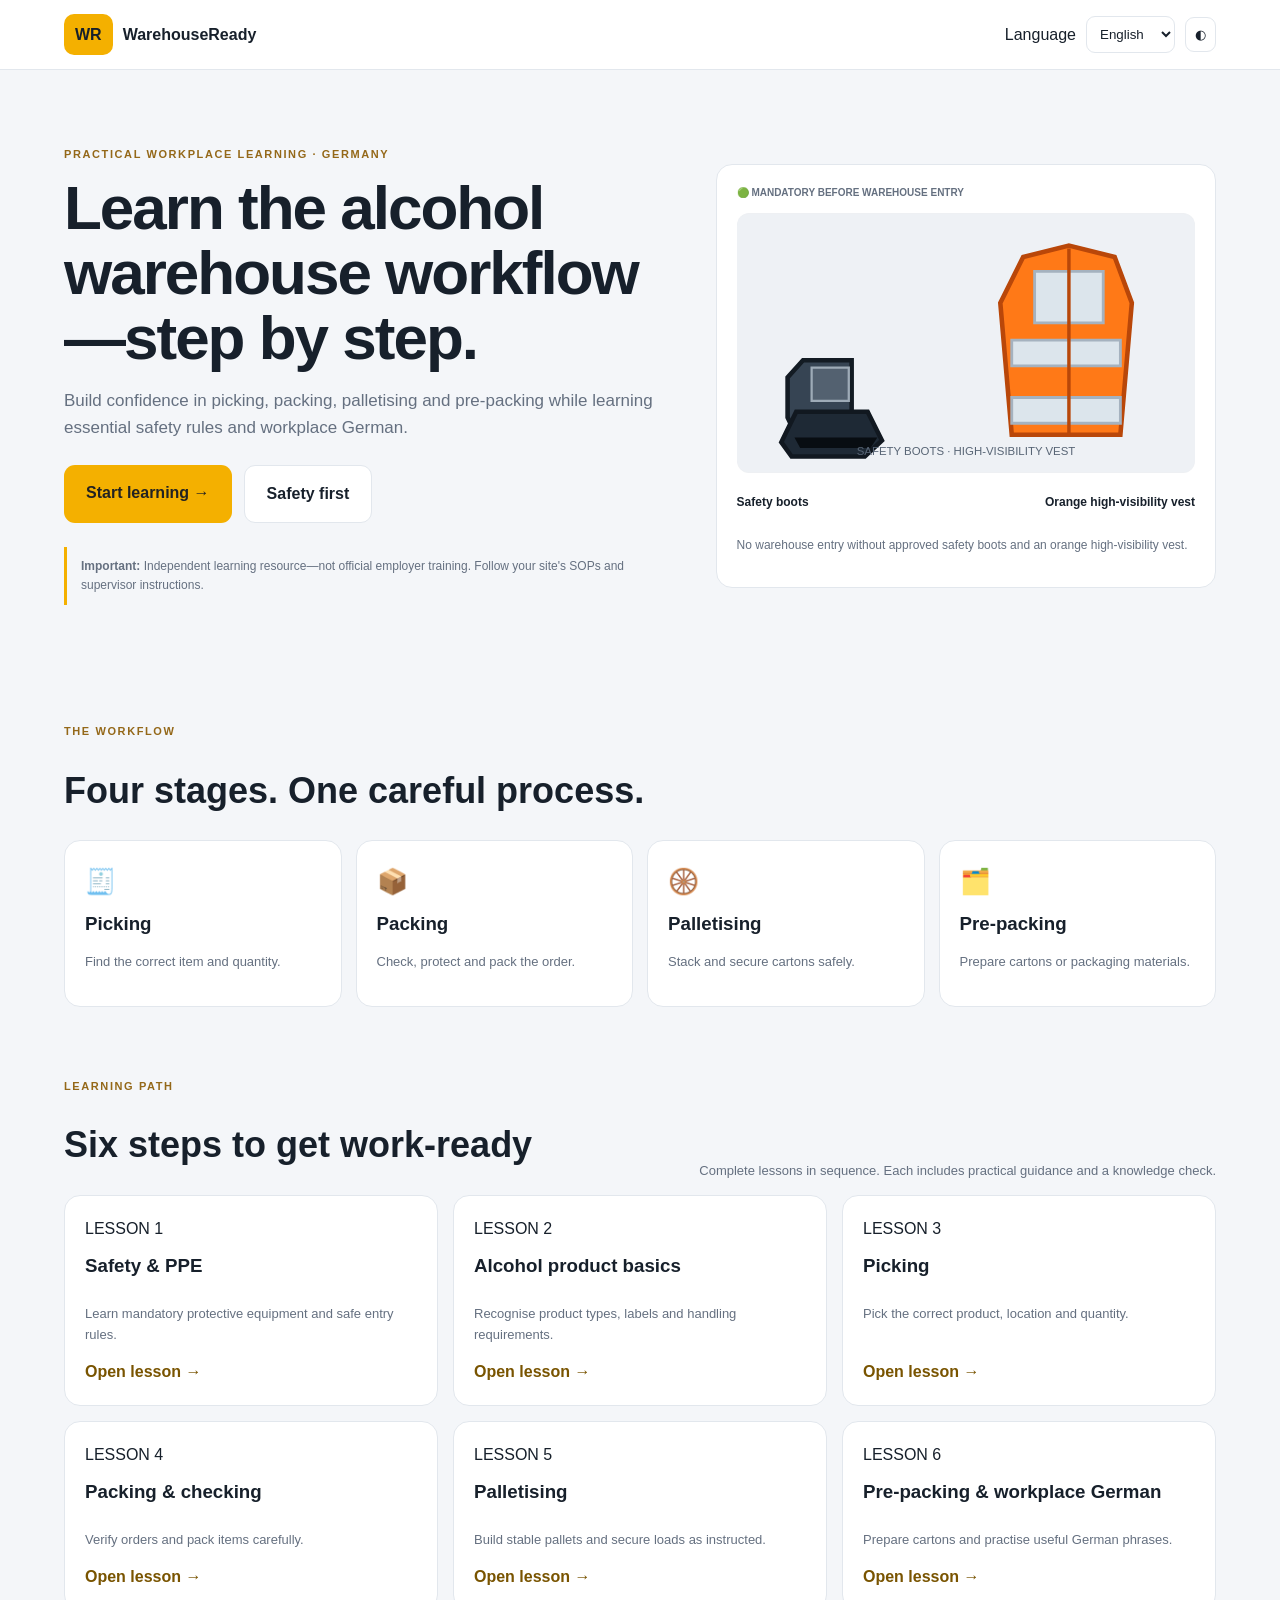
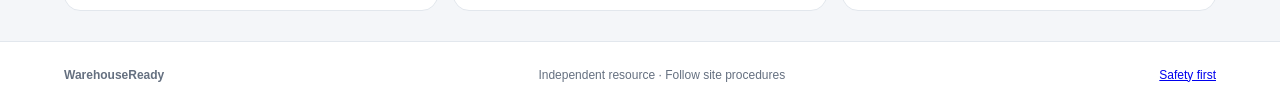
<file: index.html>
<!doctype html><html lang="en"><head><meta charset="utf-8"><meta name="viewport" content="width=device-width,initial-scale=1"><title>WarehouseReady | Alcohol Warehouse</title><link rel="stylesheet" href="styles.css"><script src="translations.js" defer></script><script src="script.js" defer></script></head><body><header class="topbar"><a class="brand" href="index.html"><span class="brand-mark">WR</span>WarehouseReady</a><nav class="top-actions"><label data-i18n="languageLabel">Language</label><select id="language"><option value="en">English</option><option value="de">Deutsch</option></select><button id="themeToggle" class="icon-button">◐</button></nav></header><main><section class="hero"><div><p class="eyebrow">PRACTICAL WORKPLACE LEARNING · GERMANY</p><h1 data-i18n="heroTitle">Learn the alcohol warehouse workflow—step by step.</h1><p class="lead" data-i18n="heroText">Build confidence in picking, packing, palletising and pre-packing while learning essential safety rules and workplace German.</p><div class="hero-buttons"><a class="button primary" href="#learning-path" data-i18n="start">Start learning →</a><a class="button secondary" href="safety-first.html" data-i18n="safety">Safety first</a></div><p class="notice"><b data-i18n="important">Important:</b> <span data-i18n="notice">Independent learning resource—not official employer training. Follow your site's SOPs and supervisor instructions.</span></p></div><aside class="ppe-card"><div class="card-kicker">🟢 <span data-i18n="ppe">MANDATORY BEFORE WAREHOUSE ENTRY</span></div><img src="safety-ppe.svg" alt="Safety boots and orange high-visibility vest"><div class="ppe-labels"><span data-i18n="boots">Safety boots</span><span data-i18n="vest">Orange high-visibility vest</span></div><p data-i18n="ppeNotice">No warehouse entry without approved safety boots and an orange high-visibility vest.</p></aside></section><section class="workflow"><p class="eyebrow" data-i18n="workflow">THE WORKFLOW</p><h2 data-i18n="workflowTitle">Four stages. One careful process.</h2><div class="workflow-grid"><article><span class="step-icon">🧾</span><h3 data-i18n="pick">Picking</h3><p data-i18n="pickText">Find the correct item and quantity.</p></article><article><span class="step-icon">📦</span><h3 data-i18n="pack">Packing</h3><p data-i18n="packText">Check, protect and pack the order.</p></article><article><span class="step-icon">🛞</span><h3 data-i18n="pallet">Palletising</h3><p data-i18n="palletText">Stack and secure cartons safely.</p></article><article><span class="step-icon">🗂️</span><h3 data-i18n="prepack">Pre-packing</h3><p data-i18n="prepackText">Prepare cartons or packaging materials.</p></article></div></section><section id="learning-path" class="learning"><div class="section-heading"><div><p class="eyebrow" data-i18n="learning">LEARNING PATH</p><h2 data-i18n="learningTitle">Six steps to get work-ready</h2></div><p data-i18n="learningSub">Complete lessons in sequence. Each includes practical guidance and a knowledge check.</p></div><div class="lesson-grid" id="lessonGrid"></div></section></main><footer><b>WarehouseReady</b><span data-i18n="footer">Independent resource · Follow site procedures</span><a href="safety-first.html">Safety first</a></footer></body></html>
</file>
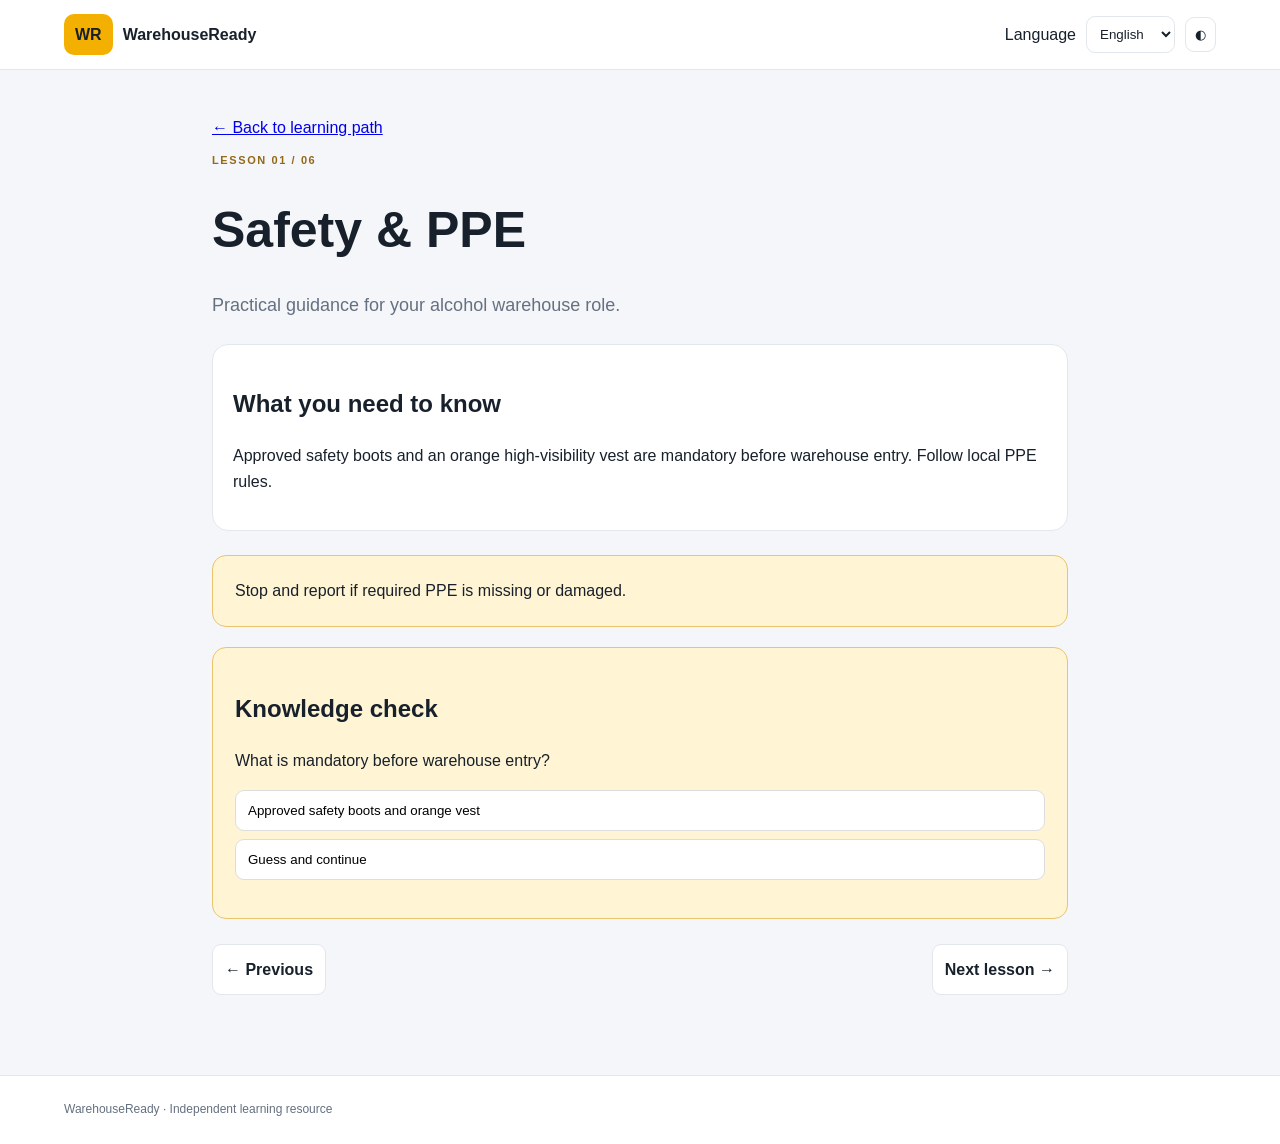
<file: lesson-01.html>
<!doctype html><html lang="en"><head><meta charset="utf-8"><meta name="viewport" content="width=device-width,initial-scale=1"><title>Lesson 01 | WarehouseReady</title><link rel="stylesheet" href="styles.css"><script src="lesson.js" defer></script></head><body><header class="topbar"><a class="brand" href="index.html"><span class="brand-mark">WR</span>WarehouseReady</a><nav class="top-actions"><label>Language</label><select id="language"><option value="en">English</option><option value="de">Deutsch</option></select><button id="themeToggle" class="icon-button">◐</button></nav></header><main class="lesson-page"><a href="index.html" data-en="← Back to learning path" data-de="← Zurück zum Lernpfad">← Back to learning path</a><p class="eyebrow">LESSON 01 / 06</p><h1 data-en="Safety & PPE" data-de="Sicherheit & PSA">Safety & PPE</h1><p class="lesson-intro" data-en="Practical guidance for your alcohol warehouse role." data-de="Praktische Hinweise für deine Tätigkeit im Alkohollager.">Practical guidance for your alcohol warehouse role.</p><section class="content-card"><h2 data-en="What you need to know" data-de="Das solltest du wissen">What you need to know</h2><p data-en="Approved safety boots and an orange high-visibility vest are mandatory before warehouse entry. Follow local PPE rules." data-de="Zugelassene Sicherheitsschuhe und eine orange Warnweste sind vor dem Betreten des Lagers verpflichtend. Beachte die örtlichen PSA-Regeln.">Approved safety boots and an orange high-visibility vest are mandatory before warehouse entry. Follow local PPE rules.</p></section><div class="safety-banner" data-en="Stop and report if required PPE is missing or damaged." data-de="Halte an und melde, wenn vorgeschriebene PSA fehlt oder beschädigt ist.">Stop and report if required PPE is missing or damaged.</div><section class="quiz"><h2 data-en="Knowledge check" data-de="Wissenstest">Knowledge check</h2><p data-en="What is mandatory before warehouse entry?" data-de="Was ist vor dem Betreten des Lagers verpflichtend?">What is mandatory before warehouse entry?</p><button class="answer" data-correct="true" data-en="Approved safety boots and orange vest" data-de="Zugelassene Sicherheitsschuhe und orange Warnweste">Approved safety boots and orange vest</button><button class="answer" data-correct="false" data-en="Guess and continue" data-de="Raten und fortfahren">Guess and continue</button><p class="feedback" aria-live="polite"></p></section><nav class="lesson-nav"><a href="index.html" data-en="← Previous" data-de="← Zurück">← Previous</a><a href="lesson-02.html" data-en="Next lesson →" data-de="Nächste Lektion →">Next lesson →</a></nav></main><footer>WarehouseReady · Independent learning resource</footer></body></html>
</file>
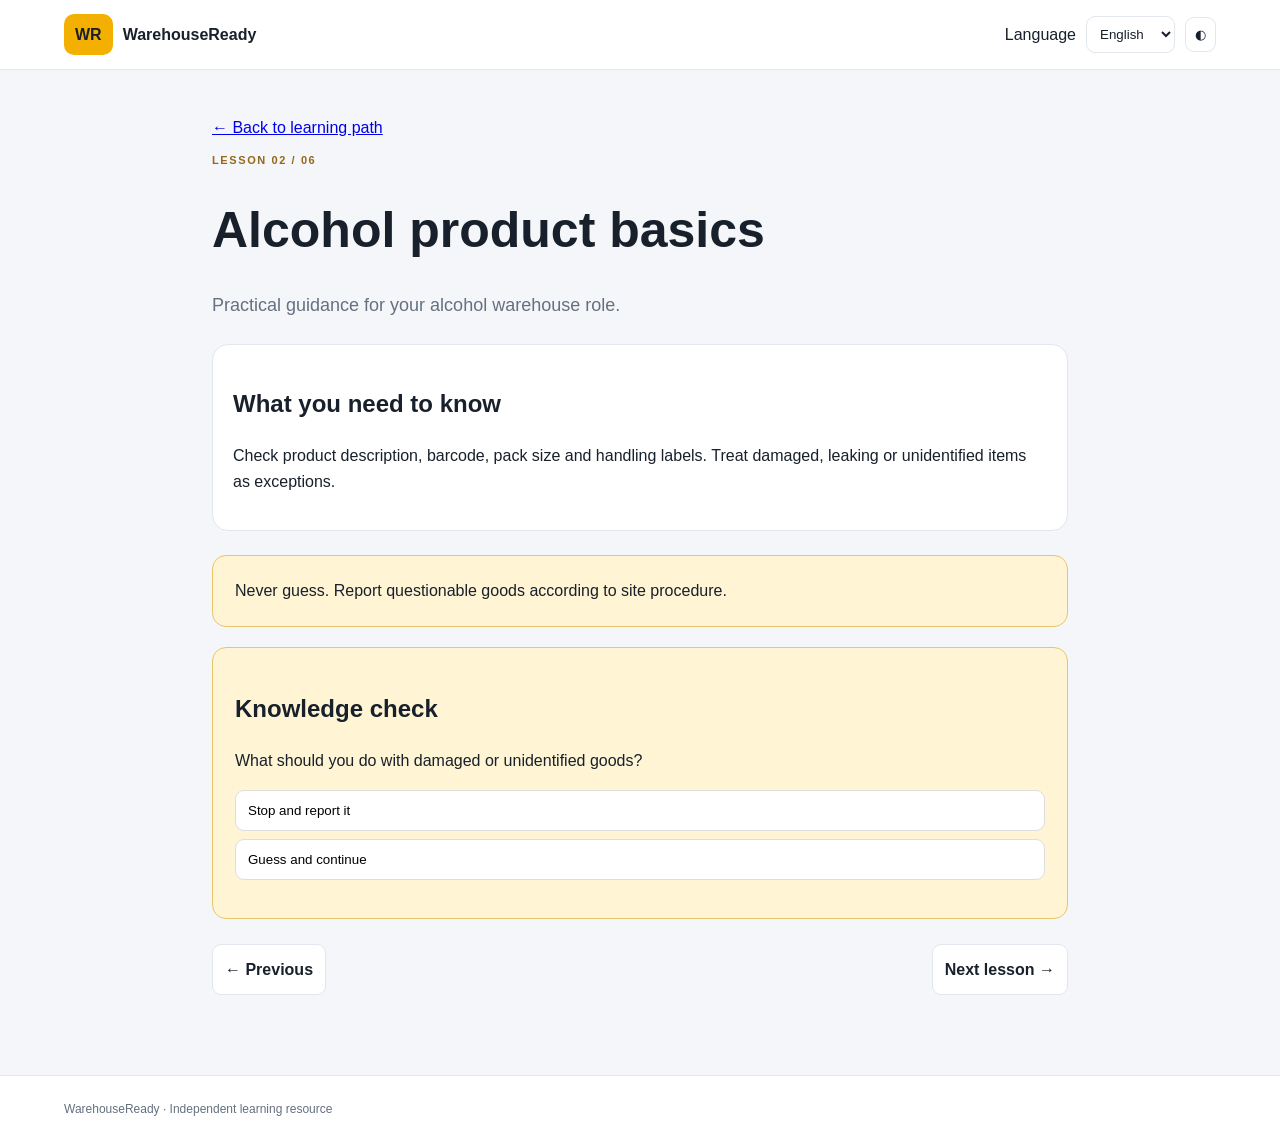
<file: lesson-02.html>
<!doctype html><html lang="en"><head><meta charset="utf-8"><meta name="viewport" content="width=device-width,initial-scale=1"><title>Lesson 02 | WarehouseReady</title><link rel="stylesheet" href="styles.css"><script src="lesson.js" defer></script></head><body><header class="topbar"><a class="brand" href="index.html"><span class="brand-mark">WR</span>WarehouseReady</a><nav class="top-actions"><label>Language</label><select id="language"><option value="en">English</option><option value="de">Deutsch</option></select><button id="themeToggle" class="icon-button">◐</button></nav></header><main class="lesson-page"><a href="index.html" data-en="← Back to learning path" data-de="← Zurück zum Lernpfad">← Back to learning path</a><p class="eyebrow">LESSON 02 / 06</p><h1 data-en="Alcohol product basics" data-de="Grundlagen alkoholischer Produkte">Alcohol product basics</h1><p class="lesson-intro" data-en="Practical guidance for your alcohol warehouse role." data-de="Praktische Hinweise für deine Tätigkeit im Alkohollager.">Practical guidance for your alcohol warehouse role.</p><section class="content-card"><h2 data-en="What you need to know" data-de="Das solltest du wissen">What you need to know</h2><p data-en="Check product description, barcode, pack size and handling labels. Treat damaged, leaking or unidentified items as exceptions." data-de="Prüfe Produktbeschreibung, Barcode, Verpackungsgröße und Handhabungshinweise. Melde beschädigte, undichte oder unbekannte Ware als Abweichung.">Check product description, barcode, pack size and handling labels. Treat damaged, leaking or unidentified items as exceptions.</p></section><div class="safety-banner" data-en="Never guess. Report questionable goods according to site procedure." data-de="Rate nicht. Melde fragliche Ware gemäß betrieblicher Vorgabe.">Never guess. Report questionable goods according to site procedure.</div><section class="quiz"><h2 data-en="Knowledge check" data-de="Wissenstest">Knowledge check</h2><p data-en="What should you do with damaged or unidentified goods?" data-de="Was machst du mit beschädigter oder unbekannter Ware?">What should you do with damaged or unidentified goods?</p><button class="answer" data-correct="true" data-en="Stop and report it" data-de="Anhalten und melden">Stop and report it</button><button class="answer" data-correct="false" data-en="Guess and continue" data-de="Raten und fortfahren">Guess and continue</button><p class="feedback" aria-live="polite"></p></section><nav class="lesson-nav"><a href="lesson-01.html" data-en="← Previous" data-de="← Zurück">← Previous</a><a href="lesson-03.html" data-en="Next lesson →" data-de="Nächste Lektion →">Next lesson →</a></nav></main><footer>WarehouseReady · Independent learning resource</footer></body></html>
</file>
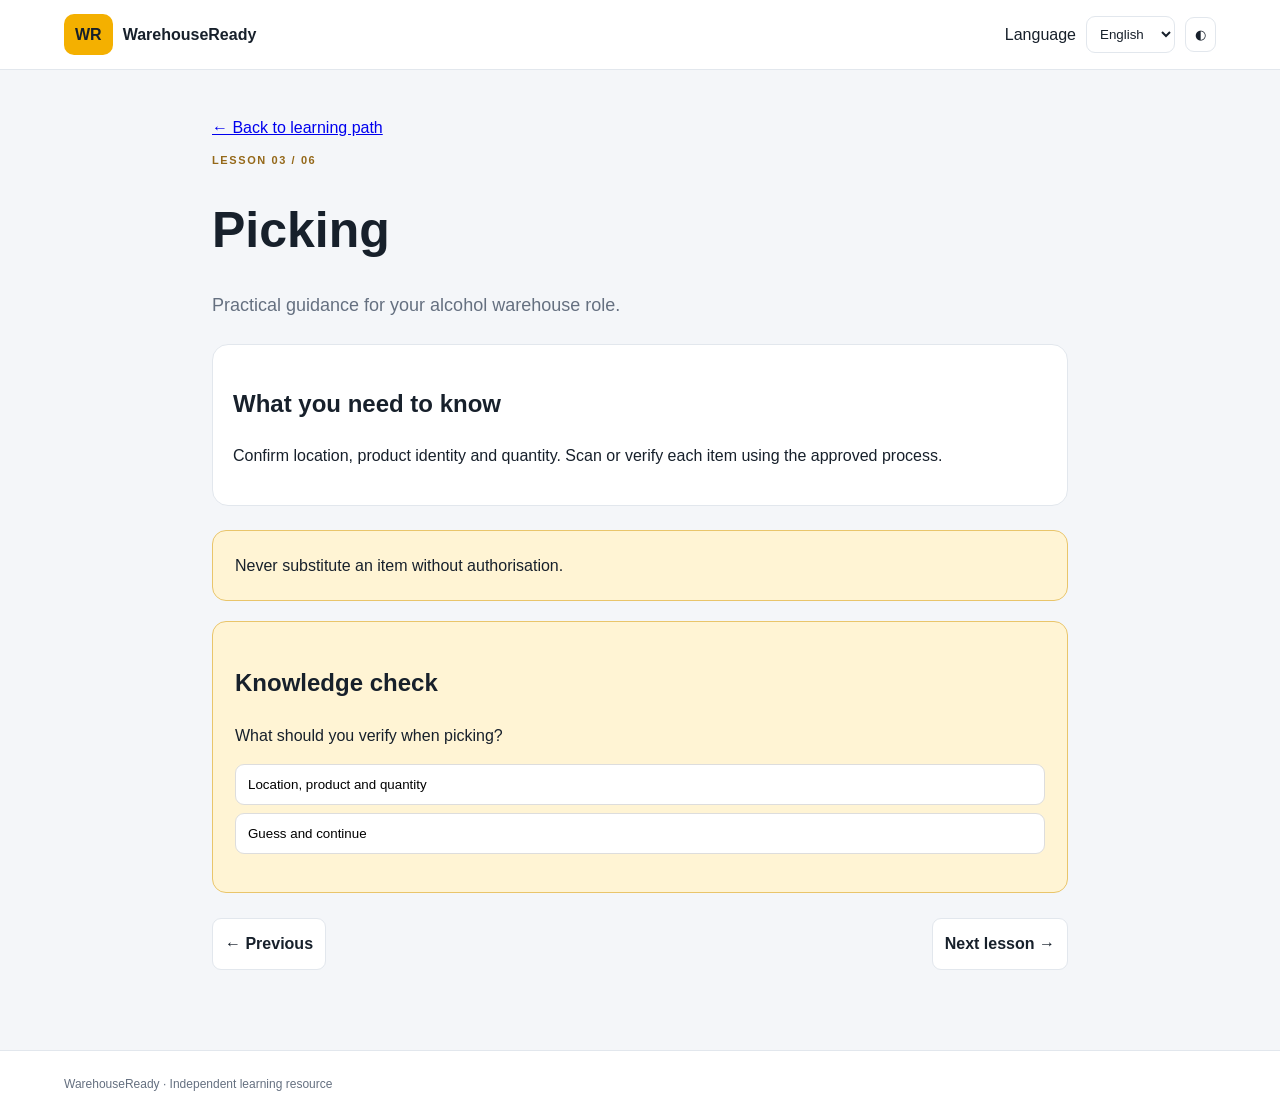
<file: lesson-03.html>
<!doctype html><html lang="en"><head><meta charset="utf-8"><meta name="viewport" content="width=device-width,initial-scale=1"><title>Lesson 03 | WarehouseReady</title><link rel="stylesheet" href="styles.css"><script src="lesson.js" defer></script></head><body><header class="topbar"><a class="brand" href="index.html"><span class="brand-mark">WR</span>WarehouseReady</a><nav class="top-actions"><label>Language</label><select id="language"><option value="en">English</option><option value="de">Deutsch</option></select><button id="themeToggle" class="icon-button">◐</button></nav></header><main class="lesson-page"><a href="index.html" data-en="← Back to learning path" data-de="← Zurück zum Lernpfad">← Back to learning path</a><p class="eyebrow">LESSON 03 / 06</p><h1 data-en="Picking" data-de="Kommissionierung">Picking</h1><p class="lesson-intro" data-en="Practical guidance for your alcohol warehouse role." data-de="Praktische Hinweise für deine Tätigkeit im Alkohollager.">Practical guidance for your alcohol warehouse role.</p><section class="content-card"><h2 data-en="What you need to know" data-de="Das solltest du wissen">What you need to know</h2><p data-en="Confirm location, product identity and quantity. Scan or verify each item using the approved process." data-de="Prüfe Lagerplatz, Produktidentität und Menge. Scanne oder kontrolliere jeden Artikel nach dem freigegebenen Verfahren.">Confirm location, product identity and quantity. Scan or verify each item using the approved process.</p></section><div class="safety-banner" data-en="Never substitute an item without authorisation." data-de="Ersetze keinen Artikel ohne Genehmigung.">Never substitute an item without authorisation.</div><section class="quiz"><h2 data-en="Knowledge check" data-de="Wissenstest">Knowledge check</h2><p data-en="What should you verify when picking?" data-de="Was solltest du beim Kommissionieren prüfen?">What should you verify when picking?</p><button class="answer" data-correct="true" data-en="Location, product and quantity" data-de="Lagerplatz, Produkt und Menge">Location, product and quantity</button><button class="answer" data-correct="false" data-en="Guess and continue" data-de="Raten und fortfahren">Guess and continue</button><p class="feedback" aria-live="polite"></p></section><nav class="lesson-nav"><a href="lesson-02.html" data-en="← Previous" data-de="← Zurück">← Previous</a><a href="lesson-04.html" data-en="Next lesson →" data-de="Nächste Lektion →">Next lesson →</a></nav></main><footer>WarehouseReady · Independent learning resource</footer></body></html>
</file>
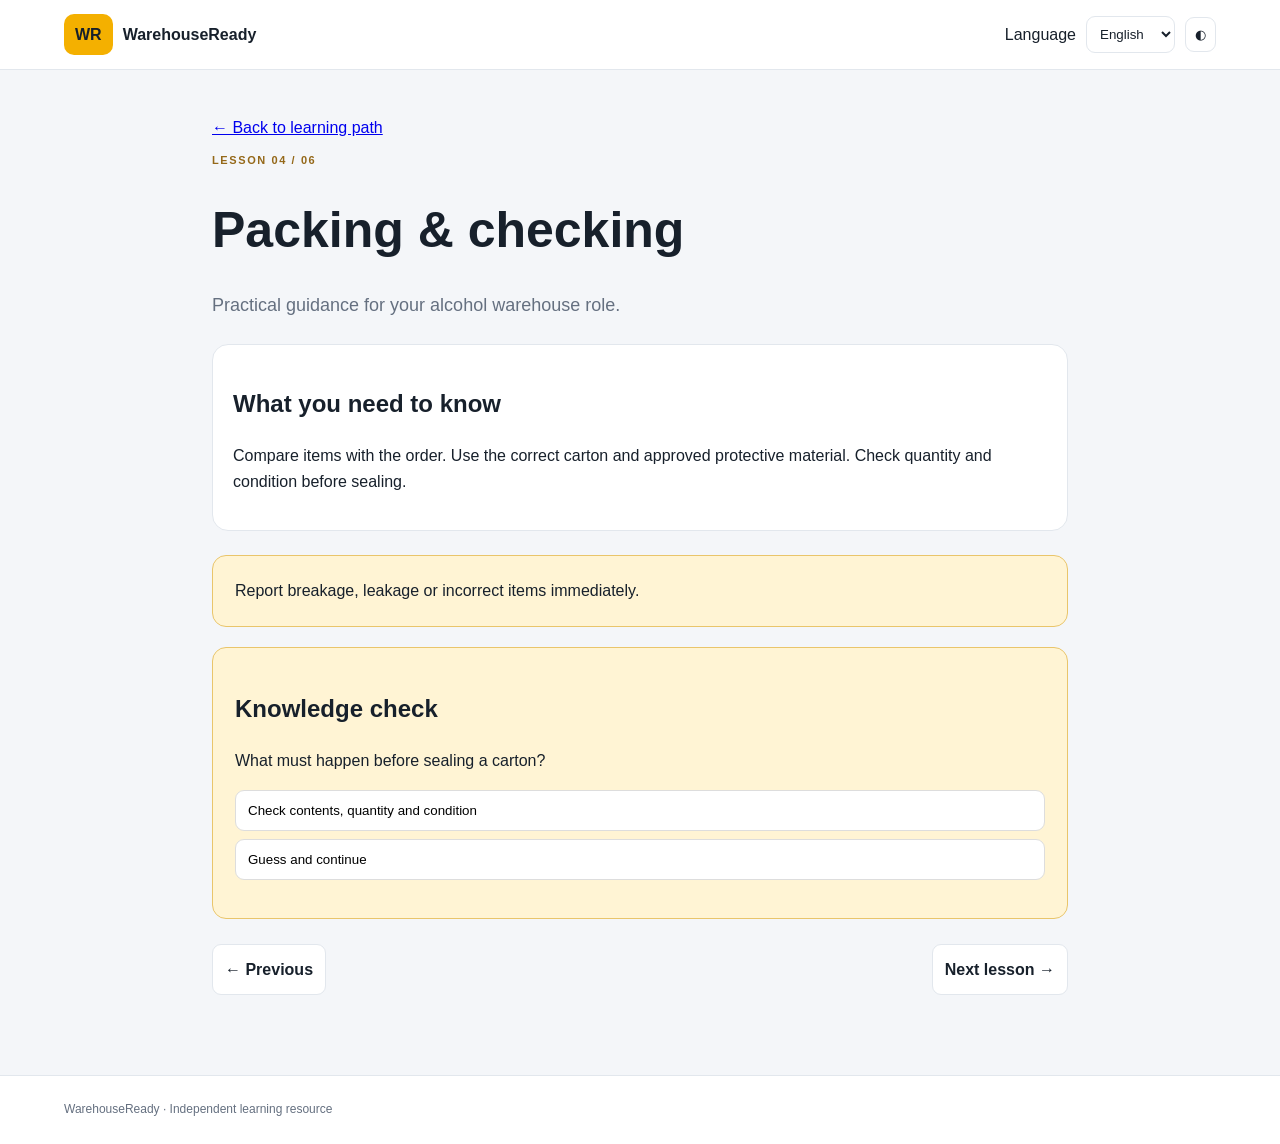
<file: lesson-04.html>
<!doctype html><html lang="en"><head><meta charset="utf-8"><meta name="viewport" content="width=device-width,initial-scale=1"><title>Lesson 04 | WarehouseReady</title><link rel="stylesheet" href="styles.css"><script src="lesson.js" defer></script></head><body><header class="topbar"><a class="brand" href="index.html"><span class="brand-mark">WR</span>WarehouseReady</a><nav class="top-actions"><label>Language</label><select id="language"><option value="en">English</option><option value="de">Deutsch</option></select><button id="themeToggle" class="icon-button">◐</button></nav></header><main class="lesson-page"><a href="index.html" data-en="← Back to learning path" data-de="← Zurück zum Lernpfad">← Back to learning path</a><p class="eyebrow">LESSON 04 / 06</p><h1 data-en="Packing & checking" data-de="Verpackung & Kontrolle">Packing & checking</h1><p class="lesson-intro" data-en="Practical guidance for your alcohol warehouse role." data-de="Praktische Hinweise für deine Tätigkeit im Alkohollager.">Practical guidance for your alcohol warehouse role.</p><section class="content-card"><h2 data-en="What you need to know" data-de="Das solltest du wissen">What you need to know</h2><p data-en="Compare items with the order. Use the correct carton and approved protective material. Check quantity and condition before sealing." data-de="Vergleiche Artikel mit dem Auftrag. Verwende den richtigen Karton und zugelassenes Schutzmaterial. Prüfe Menge und Zustand vor dem Verschließen.">Compare items with the order. Use the correct carton and approved protective material. Check quantity and condition before sealing.</p></section><div class="safety-banner" data-en="Report breakage, leakage or incorrect items immediately." data-de="Melde Bruch, Undichtigkeit oder falsche Artikel sofort.">Report breakage, leakage or incorrect items immediately.</div><section class="quiz"><h2 data-en="Knowledge check" data-de="Wissenstest">Knowledge check</h2><p data-en="What must happen before sealing a carton?" data-de="Was muss vor dem Verschließen eines Kartons passieren?">What must happen before sealing a carton?</p><button class="answer" data-correct="true" data-en="Check contents, quantity and condition" data-de="Inhalt, Menge und Zustand prüfen">Check contents, quantity and condition</button><button class="answer" data-correct="false" data-en="Guess and continue" data-de="Raten und fortfahren">Guess and continue</button><p class="feedback" aria-live="polite"></p></section><nav class="lesson-nav"><a href="lesson-03.html" data-en="← Previous" data-de="← Zurück">← Previous</a><a href="lesson-05.html" data-en="Next lesson →" data-de="Nächste Lektion →">Next lesson →</a></nav></main><footer>WarehouseReady · Independent learning resource</footer></body></html>
</file>
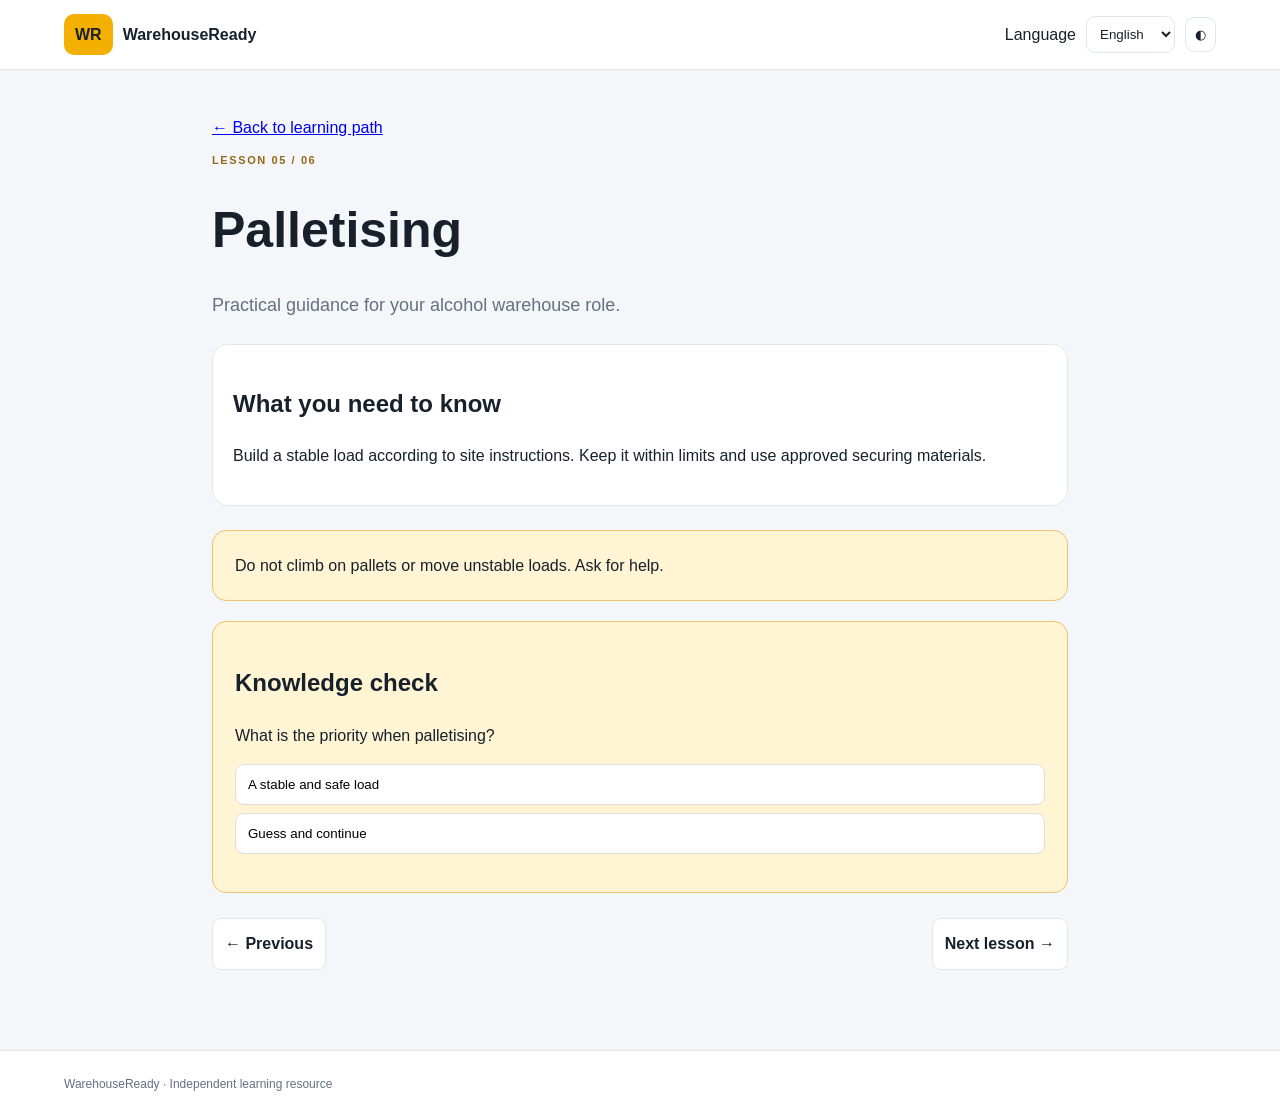
<file: lesson-05.html>
<!doctype html><html lang="en"><head><meta charset="utf-8"><meta name="viewport" content="width=device-width,initial-scale=1"><title>Lesson 05 | WarehouseReady</title><link rel="stylesheet" href="styles.css"><script src="lesson.js" defer></script></head><body><header class="topbar"><a class="brand" href="index.html"><span class="brand-mark">WR</span>WarehouseReady</a><nav class="top-actions"><label>Language</label><select id="language"><option value="en">English</option><option value="de">Deutsch</option></select><button id="themeToggle" class="icon-button">◐</button></nav></header><main class="lesson-page"><a href="index.html" data-en="← Back to learning path" data-de="← Zurück zum Lernpfad">← Back to learning path</a><p class="eyebrow">LESSON 05 / 06</p><h1 data-en="Palletising" data-de="Palettierung">Palletising</h1><p class="lesson-intro" data-en="Practical guidance for your alcohol warehouse role." data-de="Praktische Hinweise für deine Tätigkeit im Alkohollager.">Practical guidance for your alcohol warehouse role.</p><section class="content-card"><h2 data-en="What you need to know" data-de="Das solltest du wissen">What you need to know</h2><p data-en="Build a stable load according to site instructions. Keep it within limits and use approved securing materials." data-de="Baue gemäß Anweisung eine stabile Ladung auf. Beachte Grenzen und verwende zugelassene Sicherungsmaterialien.">Build a stable load according to site instructions. Keep it within limits and use approved securing materials.</p></section><div class="safety-banner" data-en="Do not climb on pallets or move unstable loads. Ask for help." data-de="Steige nicht auf Paletten und bewege keine instabilen Ladungen. Bitte um Hilfe.">Do not climb on pallets or move unstable loads. Ask for help.</div><section class="quiz"><h2 data-en="Knowledge check" data-de="Wissenstest">Knowledge check</h2><p data-en="What is the priority when palletising?" data-de="Was hat beim Palettieren Priorität?">What is the priority when palletising?</p><button class="answer" data-correct="true" data-en="A stable and safe load" data-de="Eine stabile und sichere Ladung">A stable and safe load</button><button class="answer" data-correct="false" data-en="Guess and continue" data-de="Raten und fortfahren">Guess and continue</button><p class="feedback" aria-live="polite"></p></section><nav class="lesson-nav"><a href="lesson-04.html" data-en="← Previous" data-de="← Zurück">← Previous</a><a href="lesson-06.html" data-en="Next lesson →" data-de="Nächste Lektion →">Next lesson →</a></nav></main><footer>WarehouseReady · Independent learning resource</footer></body></html>
</file>
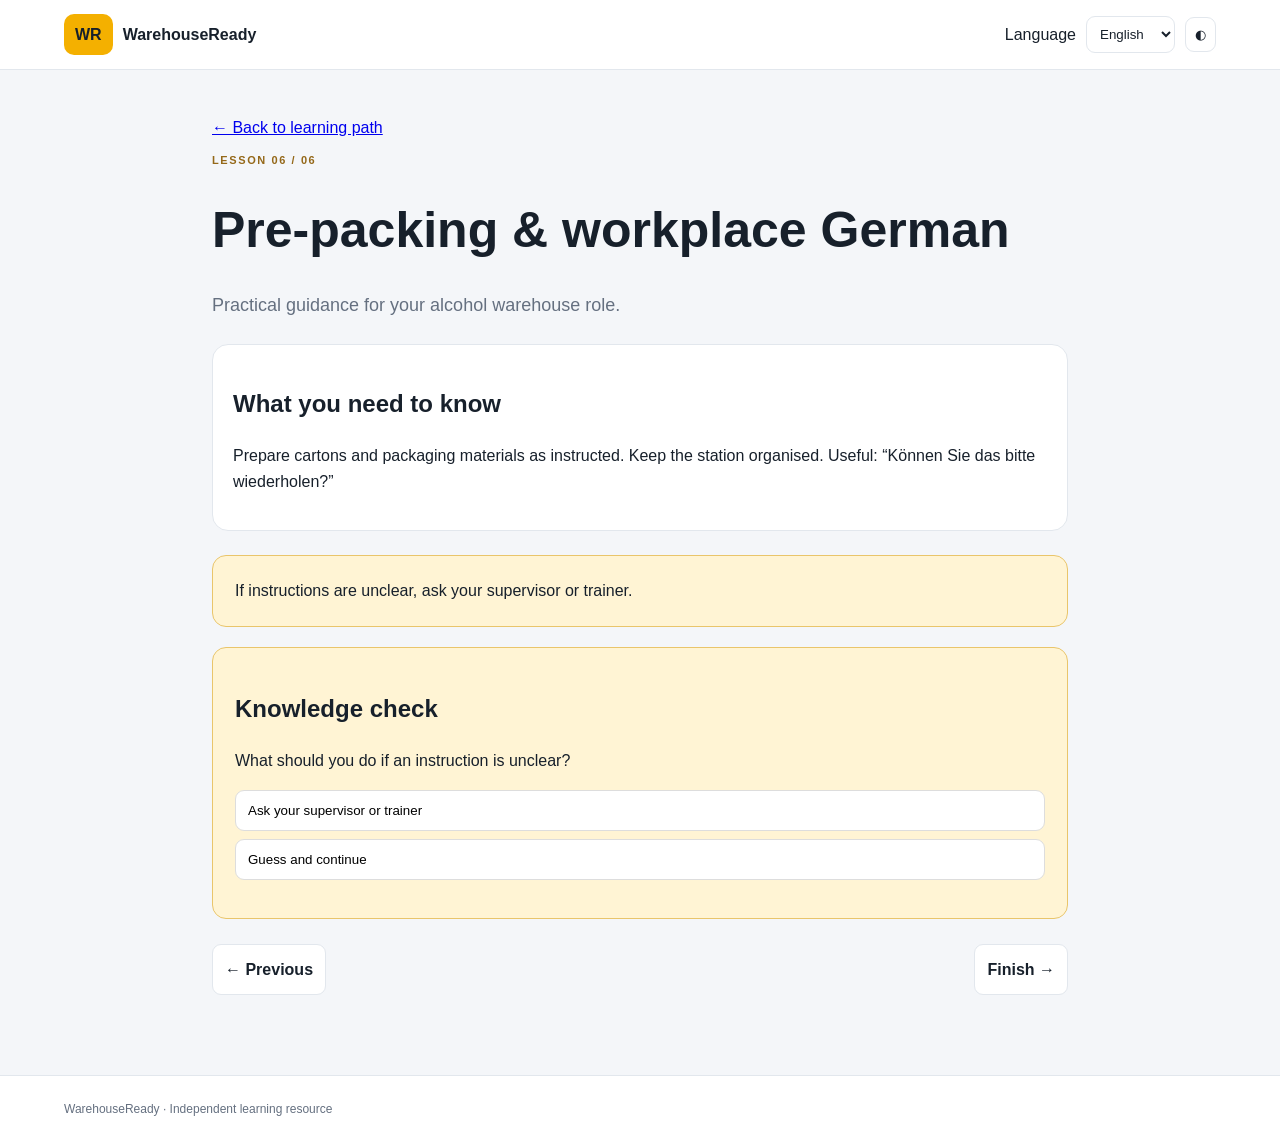
<file: lesson-06.html>
<!doctype html><html lang="en"><head><meta charset="utf-8"><meta name="viewport" content="width=device-width,initial-scale=1"><title>Lesson 06 | WarehouseReady</title><link rel="stylesheet" href="styles.css"><script src="lesson.js" defer></script></head><body><header class="topbar"><a class="brand" href="index.html"><span class="brand-mark">WR</span>WarehouseReady</a><nav class="top-actions"><label>Language</label><select id="language"><option value="en">English</option><option value="de">Deutsch</option></select><button id="themeToggle" class="icon-button">◐</button></nav></header><main class="lesson-page"><a href="index.html" data-en="← Back to learning path" data-de="← Zurück zum Lernpfad">← Back to learning path</a><p class="eyebrow">LESSON 06 / 06</p><h1 data-en="Pre-packing & workplace German" data-de="Vorverpackung & Deutsch am Arbeitsplatz">Pre-packing & workplace German</h1><p class="lesson-intro" data-en="Practical guidance for your alcohol warehouse role." data-de="Praktische Hinweise für deine Tätigkeit im Alkohollager.">Practical guidance for your alcohol warehouse role.</p><section class="content-card"><h2 data-en="What you need to know" data-de="Das solltest du wissen">What you need to know</h2><p data-en="Prepare cartons and packaging materials as instructed. Keep the station organised. Useful: “Können Sie das bitte wiederholen?”" data-de="Bereite Kartons und Verpackungsmaterial nach Anweisung vor. Halte den Arbeitsplatz ordentlich. Nützlich: „Können Sie das bitte wiederholen?“">Prepare cartons and packaging materials as instructed. Keep the station organised. Useful: “Können Sie das bitte wiederholen?”</p></section><div class="safety-banner" data-en="If instructions are unclear, ask your supervisor or trainer." data-de="Wenn Anweisungen unklar sind, frage deine Führungskraft oder deinen Trainer.">If instructions are unclear, ask your supervisor or trainer.</div><section class="quiz"><h2 data-en="Knowledge check" data-de="Wissenstest">Knowledge check</h2><p data-en="What should you do if an instruction is unclear?" data-de="Was machst du bei einer unklaren Anweisung?">What should you do if an instruction is unclear?</p><button class="answer" data-correct="true" data-en="Ask your supervisor or trainer" data-de="Deine Führungskraft oder deinen Trainer fragen">Ask your supervisor or trainer</button><button class="answer" data-correct="false" data-en="Guess and continue" data-de="Raten und fortfahren">Guess and continue</button><p class="feedback" aria-live="polite"></p></section><nav class="lesson-nav"><a href="lesson-05.html" data-en="← Previous" data-de="← Zurück">← Previous</a><a href="index.html" data-en="Finish →" data-de="Abschließen →">Finish →</a></nav></main><footer>WarehouseReady · Independent learning resource</footer></body></html>
</file>
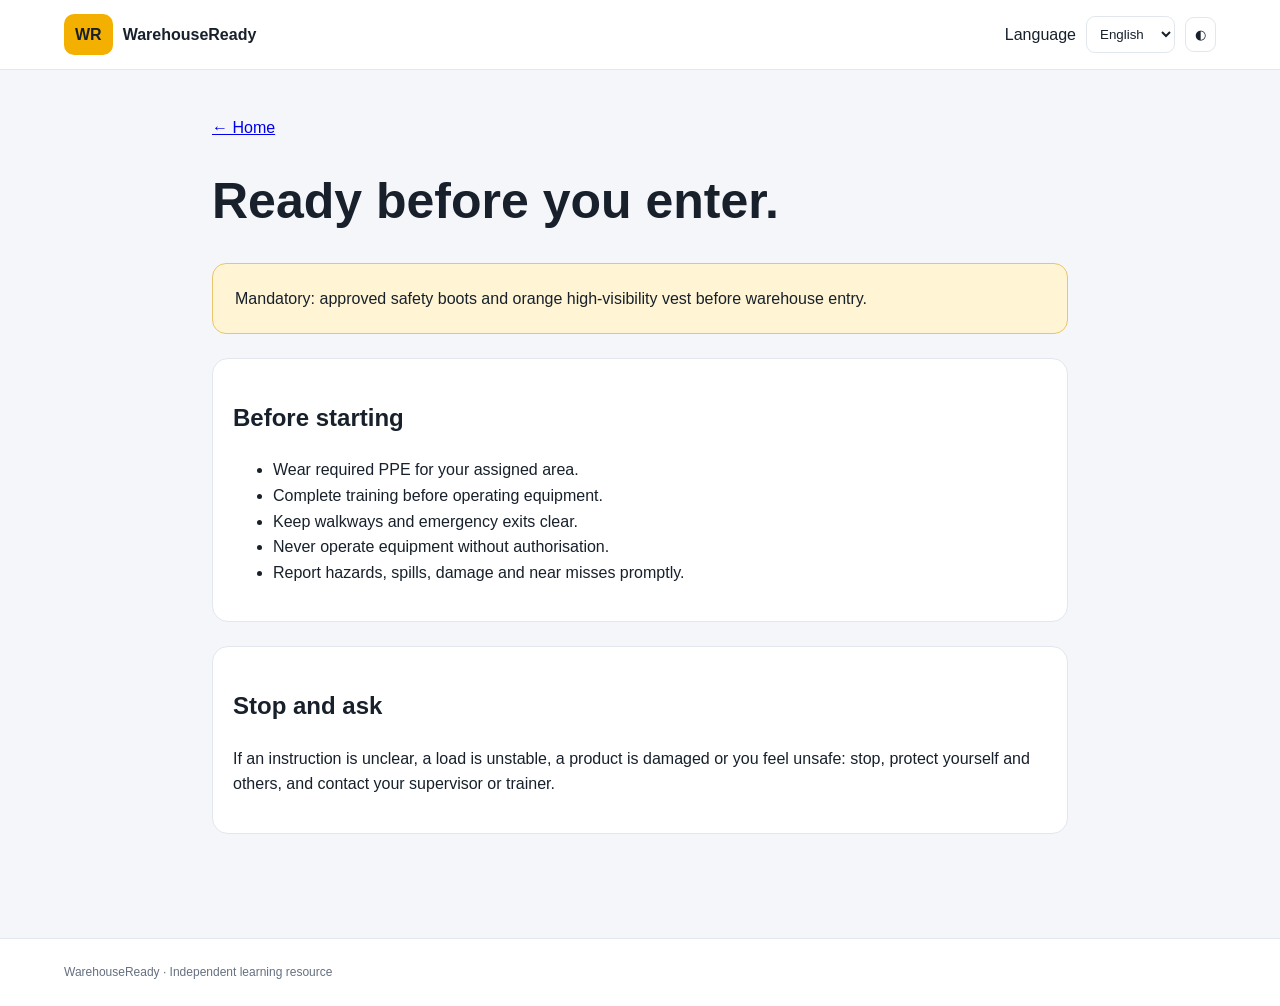
<file: safety-first.html>
<!doctype html><html lang="en"><head><meta charset="utf-8"><meta name="viewport" content="width=device-width,initial-scale=1"><title>Safety First | WarehouseReady</title><link rel="stylesheet" href="styles.css"><script src="lesson.js" defer></script></head><body><header class="topbar"><a class="brand" href="index.html"><span class="brand-mark">WR</span>WarehouseReady</a><nav class="top-actions"><label>Language</label><select id="language"><option value="en">English</option><option value="de">Deutsch</option></select><button id="themeToggle" class="icon-button">◐</button></nav></header><main class="lesson-page"><a href="index.html" data-en="← Home" data-de="← Startseite">← Home</a><h1 data-en="Ready before you enter." data-de="Gut vorbereitet, bevor du das Lager betrittst.">Ready before you enter.</h1><div class="safety-banner" data-en="Mandatory: approved safety boots and orange high-visibility vest before warehouse entry." data-de="Verpflichtend: zugelassene Sicherheitsschuhe und orange Warnweste vor dem Betreten des Lagers.">Mandatory: approved safety boots and orange high-visibility vest before warehouse entry.</div><section class="content-card"><h2 data-en="Before starting" data-de="Vor Arbeitsbeginn">Before starting</h2><ul><li data-en="Wear required PPE for your assigned area." data-de="Trage die für deinen Bereich vorgeschriebene PSA.">Wear required PPE for your assigned area.</li><li data-en="Complete training before operating equipment." data-de="Absolviere die Einweisung, bevor du Geräte bedienst.">Complete training before operating equipment.</li><li data-en="Keep walkways and emergency exits clear." data-de="Halte Laufwege und Notausgänge frei.">Keep walkways and emergency exits clear.</li><li data-en="Never operate equipment without authorisation." data-de="Bediene Geräte niemals ohne Berechtigung.">Never operate equipment without authorisation.</li><li data-en="Report hazards, spills, damage and near misses promptly." data-de="Melde Gefahren, Verschüttungen, Schäden und Beinaheunfälle umgehend.">Report hazards, spills, damage and near misses promptly.</li></ul></section><section class="content-card"><h2 data-en="Stop and ask" data-de="Anhalten und nachfragen">Stop and ask</h2><p data-en="If an instruction is unclear, a load is unstable, a product is damaged or you feel unsafe: stop, protect yourself and others, and contact your supervisor or trainer." data-de="Wenn eine Anweisung unklar, eine Ladung instabil, ein Produkt beschädigt ist oder du dich unsicher fühlst: halte an, schütze dich und andere und kontaktiere deine Führungskraft oder deinen Trainer.">If an instruction is unclear, a load is unstable, a product is damaged or you feel unsafe: stop, protect yourself and others, and contact your supervisor or trainer.</p></section></main><footer>WarehouseReady · Independent learning resource</footer></body></html>
</file>
<file: styles.css>
*{box-sizing:border-box}:root{--ink:#17202b;--muted:#657080;--line:#e2e7ed;--paper:#fff;--bg:#f4f6f9;--amber:#f4b000}body{margin:0;background:var(--bg);color:var(--ink);font:16px/1.6 Inter,Arial,sans-serif}.topbar{height:70px;background:var(--paper);border-bottom:1px solid var(--line);display:flex;justify-content:space-between;align-items:center;padding:0 5%;position:sticky;top:0}.brand{color:var(--ink);text-decoration:none;font-weight:850;display:flex;gap:10px;align-items:center}.brand-mark{background:var(--amber);padding:8px 11px;border-radius:10px}.top-actions{display:flex;gap:10px;align-items:center}.top-actions select,.icon-button{padding:9px;border:1px solid var(--line);border-radius:9px;background:var(--paper);color:var(--ink)}main{max-width:1200px;margin:auto}.hero{padding:65px 24px;display:grid;grid-template-columns:1.1fr .9fr;gap:40px;align-items:center}.eyebrow{font-size:11px;font-weight:900;letter-spacing:1.6px;color:#946819}.hero h1{font-size:clamp(36px,5vw,62px);line-height:1.05;letter-spacing:-2px;margin:10px 0}.lead{color:var(--muted);font-size:17px;max-width:650px}.hero-buttons{display:flex;gap:12px;margin:24px 0}.button{padding:15px 22px;border-radius:11px;text-decoration:none;font-weight:800}.primary{background:var(--amber);color:#222}.secondary{background:var(--paper);border:1px solid var(--line);color:var(--ink)}.notice{border-left:3px solid var(--amber);padding:10px 14px;color:var(--muted);font-size:12px}.ppe-card,.workflow-grid article,.lesson-card,.content-card{background:var(--paper);border:1px solid var(--line);border-radius:16px;padding:20px}.ppe-card img{width:100%;height:260px;object-fit:contain;background:#eef0f3;border-radius:12px}.card-kicker{font-size:10px;font-weight:900;color:var(--muted);padding-bottom:12px}.ppe-labels{display:flex;justify-content:space-between;font-size:12px;font-weight:800;padding:12px 0}.ppe-card p{font-size:12px;color:var(--muted)}.workflow,.learning{padding:30px 24px}.workflow h2,.learning h2{font-size:36px;line-height:1.1}.workflow-grid{display:grid;grid-template-columns:repeat(4,1fr);gap:14px}.workflow-grid h3{margin:8px 0}.workflow-grid p,.section-heading>p{color:var(--muted);font-size:13px}.step-icon{font-size:25px}.section-heading{display:flex;justify-content:space-between;gap:20px;align-items:end}.lesson-grid{display:grid;grid-template-columns:repeat(3,1fr);gap:15px}.lesson-card{min-height:190px;display:flex;flex-direction:column}.lesson-card h3{margin:10px 0}.lesson-card p{color:var(--muted);font-size:13px}.lesson-card a{margin-top:auto;color:#795400;font-weight:800;text-decoration:none}footer{padding:24px 5%;background:var(--paper);border-top:1px solid var(--line);display:flex;justify-content:space-between;color:var(--muted);font-size:12px}.lesson-page{max-width:900px;padding:45px 22px 80px;margin:auto}.lesson-page h1{font-size:clamp(32px,5vw,50px);line-height:1.1}.lesson-intro{font-size:18px;color:var(--muted)}.content-card{margin:24px 0}.quiz,.safety-banner{padding:22px;background:#fff4d4;border:1px solid #e9c56b;border-radius:14px;margin:20px 0}.answer{display:block;width:100%;text-align:left;padding:12px;margin:8px 0;background:white;border:1px solid #ddd;border-radius:9px;cursor:pointer}.feedback{font-weight:800}.lesson-nav{display:flex;justify-content:space-between;margin-top:25px}.lesson-nav a{padding:12px;background:var(--paper);border:1px solid var(--line);border-radius:9px;color:var(--ink);text-decoration:none;font-weight:800}.dark{--ink:#edf1f6;--muted:#a9b3c1;--line:#344050;--paper:#202a36;--bg:#151d27}.dark .ppe-card img{background:#303a46}.dark .quiz,.dark .safety-banner{background:#342e20;border-color:#66532b}.dark .answer{background:#202a36;color:var(--ink)}@media(max-width:800px){.hero{grid-template-columns:1fr}.workflow-grid{grid-template-columns:repeat(2,1fr)}.lesson-grid{grid-template-columns:repeat(2,1fr)}.section-heading{display:block}}@media(max-width:550px){.hero,.workflow,.learning{padding:35px 16px}.workflow-grid,.lesson-grid{grid-template-columns:1fr}.hero h1{letter-spacing:-1px}.hero-buttons{flex-direction:column}.button{text-align:center}.topbar{padding:0 12px}.top-actions label{display:none}footer{flex-direction:column;gap:8px}}
</file>
